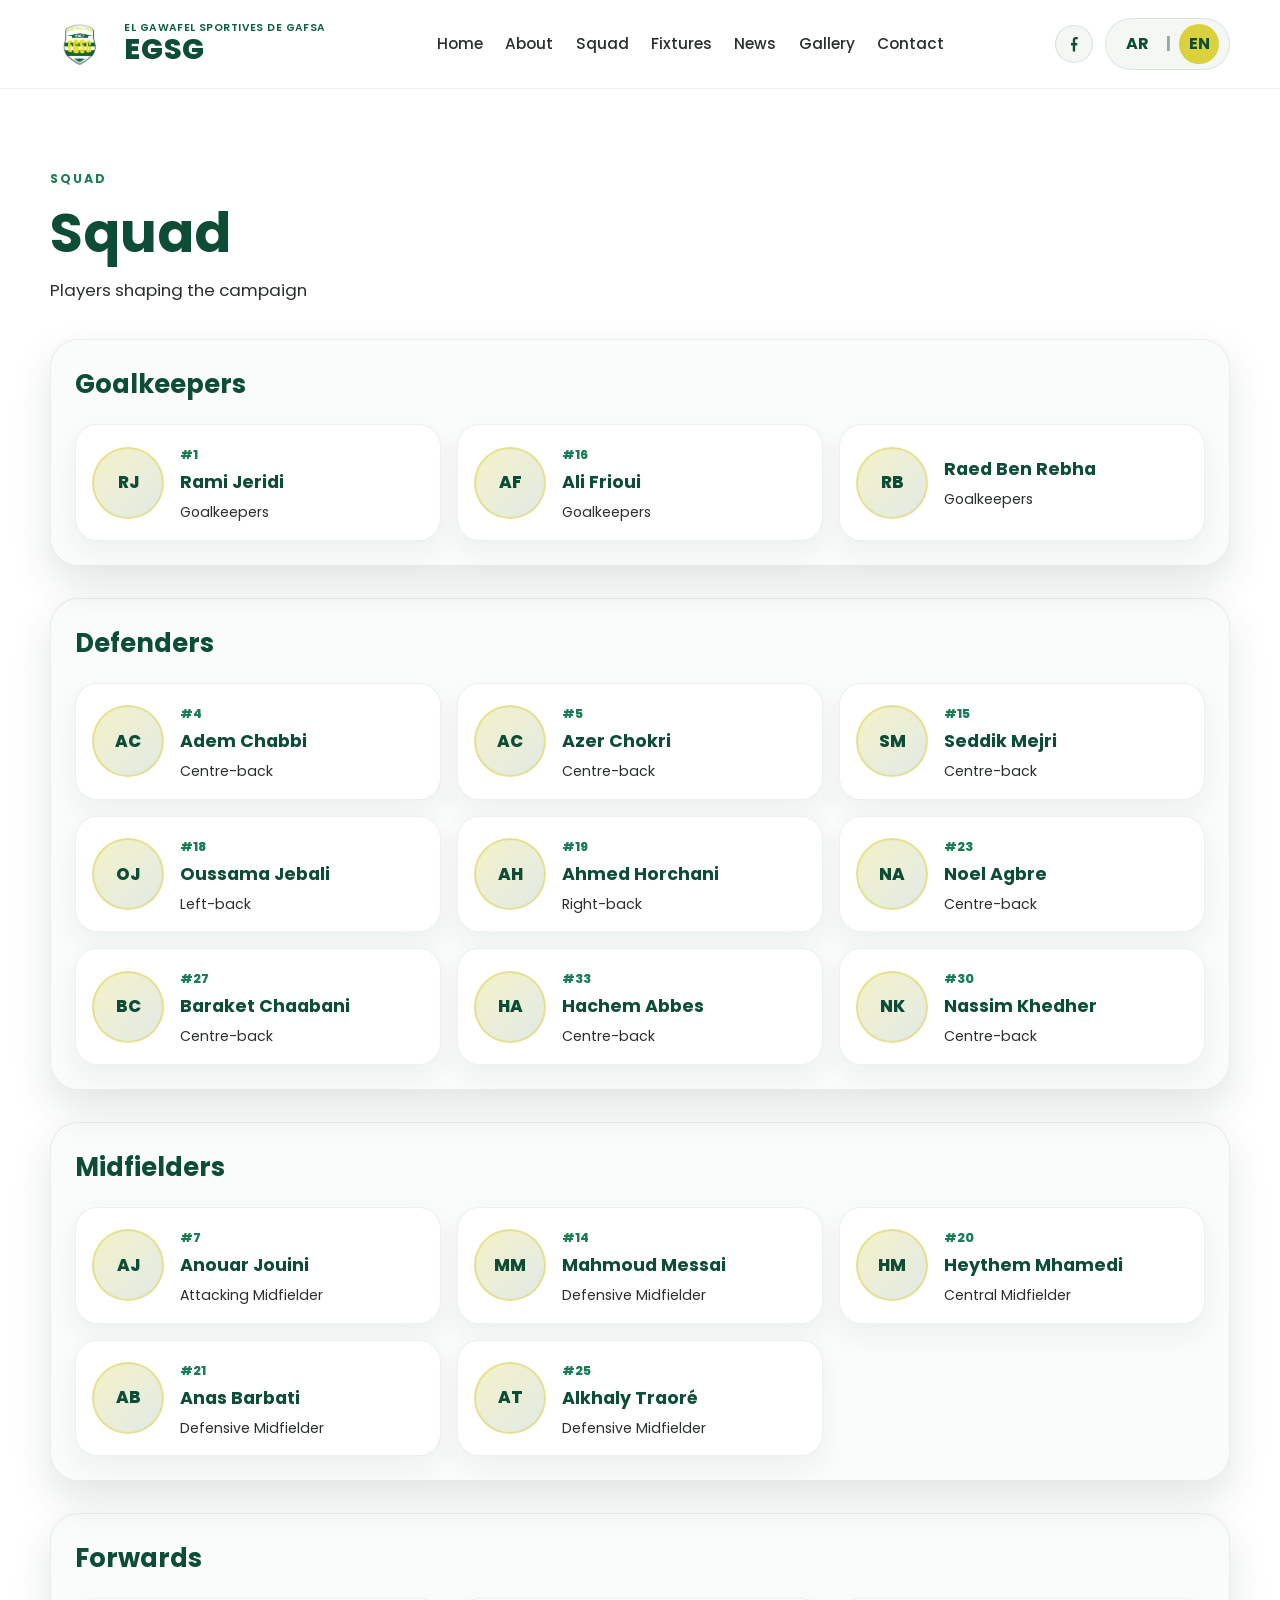
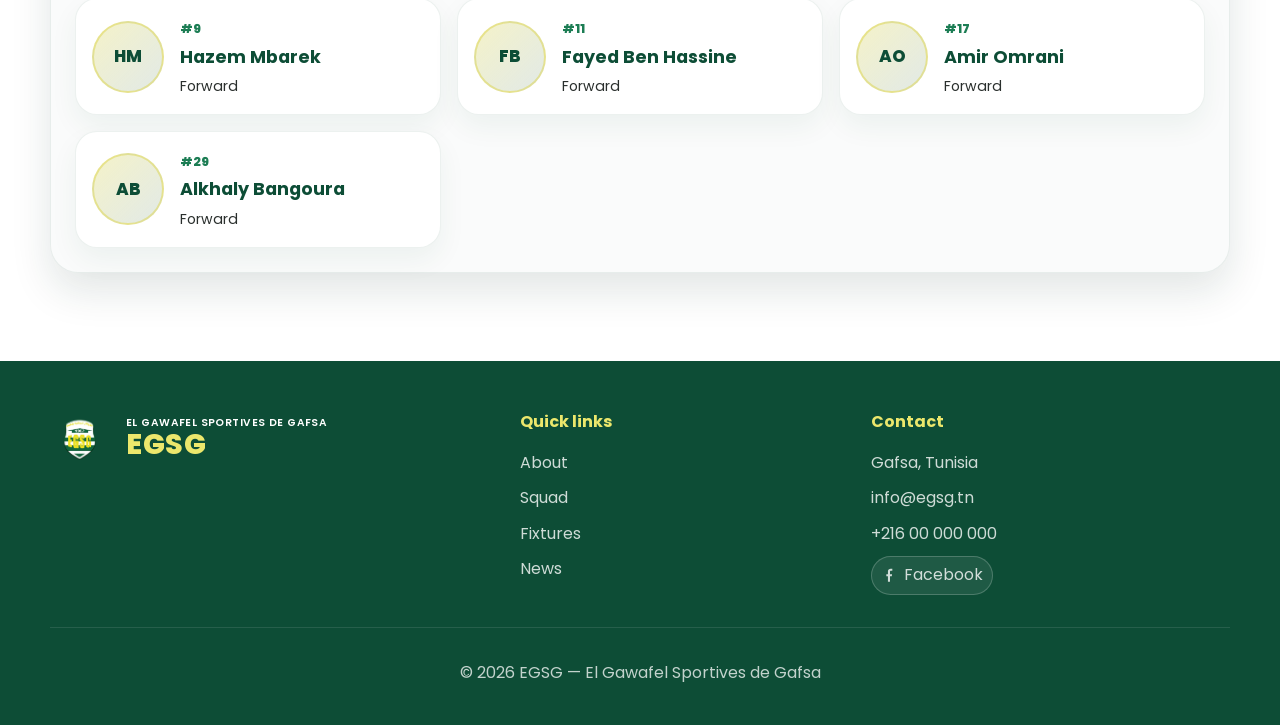
<file: squad.html>
<!DOCTYPE html>
<html lang="en">
  <head>
    <meta charset="UTF-8" />
    <meta name="viewport" content="width=device-width, initial-scale=1.0" />
    <meta
      name="description"
      content="Squad of El Gawafel Sportives de Gafsa (EGSG)."
    />
    <title>EGSG Squad | El Gawafel Sportives de Gafsa</title>
    <link rel="preconnect" href="https://fonts.googleapis.com" />
    <link rel="preconnect" href="https://fonts.gstatic.com" crossorigin />
    <link
      href="https://fonts.googleapis.com/css2?family=Poppins:wght@400;500;600;700;800&family=Tajawal:wght@400;500;700;800&display=swap"
      rel="stylesheet"
    />
    <link rel="stylesheet" href="css/style.css" />
  </head>
  <body>
    <header class="site-header">
      <div class="container header-inner">
        <a href="index.html#home" class="brand" aria-label="EGSG home page">
          <img src="images/Logo.webp" alt="EGSG official logo" class="brand-logo" />
          <div class="brand-text">
            <span class="brand-subtitle" data-i18n="clubTag">El Gawafel Sportives de Gafsa</span>
            <span class="brand-name">EGSG</span>
          </div>
        </a>

        <button class="nav-toggle" aria-label="Open menu" aria-expanded="false">
          <span></span>
          <span></span>
          <span></span>
        </button>

        <nav class="main-nav" aria-label="Main navigation">
          <a href="index.html#home" data-i18n="navHome">Home</a>
          <a href="index.html#about" data-i18n="navAbout">About</a>
          <a href="squad.html" data-i18n="navSquad">Squad</a>
          <a href="fixtures.html#all-fixtures" data-i18n="navFixtures">Fixtures</a>
          <a href="index.html#news" data-i18n="navNews">News</a>
          <a href="index.html#gallery" data-i18n="navGallery">Gallery</a>
          <a href="index.html#contact" data-i18n="navContact">Contact</a>
        </nav>

        <div class="header-actions">
          <a
            class="social-link social-link-header"
            href="https://www.facebook.com/EGSG.OFFICIELLE"
            target="_blank"
            rel="noopener noreferrer"
            aria-label="EGSG Facebook page"
          >
            <svg viewBox="0 0 24 24" aria-hidden="true" focusable="false">
              <path d="M13.5 22v-8h2.7l.4-3.2h-3.1V7.2c0-.9.3-1.6 1.6-1.6H17V2.6c-.3 0-1.3-.1-2.5-.1-2.4 0-4.1 1.5-4.1 4.2V10.8H8v3.2h2.4v8h3.1Z"/>
            </svg>
          </a>

          <div class="language-switcher" aria-label="Language switcher">
            <button class="lang-btn" data-lang="ar" type="button">AR</button>
            <span class="switch-divider">|</span>
            <button class="lang-btn active" data-lang="en" type="button">EN</button>
          </div>
        </div>
      </div>
    </header>

    <main>
      <section class="squad-page">
        <div class="container squad-header-block">
          <p class="eyebrow subdued" data-i18n="squadTitle">Squad</p>
          <h1 data-i18n="squadTitle">Squad</h1>
          <p class="squad-subtitle" data-i18n="squadSubtitle">Players shaping the campaign</p>
        </div>

        <div class="container squad-groups">
          <section class="squad-group" aria-labelledby="goalkeepers-title">
            <div class="group-heading">
              <h2 id="goalkeepers-title" data-i18n="squadGoalkeepers">Goalkeepers</h2>
            </div>
            <div class="player-grid">
              <article class="player-card">
                <div class="player-avatar">RJ</div>
                <div class="player-info">
                  <span class="player-number">#1</span>
                  <h3 data-i18n="playerRamiJeridi">Rami Jeridi</h3>
                  <p data-i18n="squadGoalkeepers">Goalkeeper</p>
                </div>
              </article>
              <article class="player-card">
                <div class="player-avatar">AF</div>
                <div class="player-info">
                  <span class="player-number">#16</span>
                  <h3 data-i18n="playerAliFrioui">Ali Frioui</h3>
                  <p data-i18n="squadGoalkeepers">Goalkeeper</p>
                </div>
              </article>
              <article class="player-card">
                <div class="player-avatar">RB</div>
                <div class="player-info">
                  <h3 data-i18n="playerRaedBenRebha">Raed Ben Rebha</h3>
                  <p data-i18n="squadGoalkeepers">Goalkeeper</p>
                </div>
              </article>
            </div>
          </section>

          <section class="squad-group" aria-labelledby="defenders-title">
            <div class="group-heading">
              <h2 id="defenders-title" data-i18n="squadDefenders">Defenders</h2>
            </div>
            <div class="player-grid">
              <article class="player-card">
                <div class="player-avatar">AC</div>
                <div class="player-info">
                  <span class="player-number">#4</span>
                  <h3 data-i18n="playerAdemChabbi">Adem Chabbi</h3>
                  <p data-i18n="posCentreBack">Centre-back</p>
                </div>
              </article>
              <article class="player-card">
                <div class="player-avatar">AC</div>
                <div class="player-info">
                  <span class="player-number">#5</span>
                  <h3 data-i18n="playerAzerChokri">Azer Chokri</h3>
                  <p data-i18n="posCentreBack">Centre-back</p>
                </div>
              </article>
              <article class="player-card">
                <div class="player-avatar">SM</div>
                <div class="player-info">
                  <span class="player-number">#15</span>
                  <h3 data-i18n="playerSeddikMejri">Seddik Mejri</h3>
                  <p data-i18n="posCentreBack">Centre-back</p>
                </div>
              </article>
              <article class="player-card">
                <div class="player-avatar">OJ</div>
                <div class="player-info">
                  <span class="player-number">#18</span>
                  <h3 data-i18n="playerOussamaJebali">Oussama Jebali</h3>
                  <p data-i18n="posLeftBack">Left-back</p>
                </div>
              </article>
              <article class="player-card">
                <div class="player-avatar">AH</div>
                <div class="player-info">
                  <span class="player-number">#19</span>
                  <h3 data-i18n="playerAhmedHorchani">Ahmed Horchani</h3>
                  <p data-i18n="posRightBack">Right-back</p>
                </div>
              </article>
              <article class="player-card">
                <div class="player-avatar">NA</div>
                <div class="player-info">
                  <span class="player-number">#23</span>
                  <h3 data-i18n="playerNoelAgbre">Noel Agbre</h3>
                  <p data-i18n="posCentreBack">Centre-back</p>
                </div>
              </article>
              <article class="player-card">
                <div class="player-avatar">BC</div>
                <div class="player-info">
                  <span class="player-number">#27</span>
                  <h3 data-i18n="playerBaraketChaabani">Baraket Chaabani</h3>
                  <p data-i18n="posCentreBack">Centre-back</p>
                </div>
              </article>
              <article class="player-card">
                <div class="player-avatar">HA</div>
                <div class="player-info">
                  <span class="player-number">#33</span>
                  <h3 data-i18n="playerHachemAbbes">Hachem Abbes</h3>
                  <p data-i18n="posCentreBack">Centre-back</p>
                </div>
              </article>
              <article class="player-card">
                <div class="player-avatar">NK</div>
                <div class="player-info">
                  <span class="player-number">#30</span>
                  <h3 data-i18n="playerNassimKhedher">Nassim Khedher</h3>
                  <p data-i18n="posCentreBack">Centre-back</p>
                </div>
              </article>
            </div>
          </section>

          <section class="squad-group" aria-labelledby="midfielders-title">
            <div class="group-heading">
              <h2 id="midfielders-title" data-i18n="squadMidfielders">Midfielders</h2>
            </div>
            <div class="player-grid">
              <article class="player-card">
                <div class="player-avatar">AJ</div>
                <div class="player-info">
                  <span class="player-number">#7</span>
                  <h3 data-i18n="playerAnouarJouini">Anouar Jouini</h3>
                  <p data-i18n="posAttackingMid">Attacking Midfielder</p>
                </div>
              </article>
              <article class="player-card">
                <div class="player-avatar">MM</div>
                <div class="player-info">
                  <span class="player-number">#14</span>
                  <h3 data-i18n="playerMahmoudMessai">Mahmoud Messai</h3>
                  <p data-i18n="posDefensiveMid">Defensive Midfielder</p>
                </div>
              </article>
              <article class="player-card">
                <div class="player-avatar">HM</div>
                <div class="player-info">
                  <span class="player-number">#20</span>
                  <h3 data-i18n="playerHeythemMhamedi">Heythem Mhamedi</h3>
                  <p data-i18n="posCentralMid">Central Midfielder</p>
                </div>
              </article>
              <article class="player-card">
                <div class="player-avatar">AB</div>
                <div class="player-info">
                  <span class="player-number">#21</span>
                  <h3 data-i18n="playerAnasBarbati">Anas Barbati</h3>
                  <p data-i18n="posDefensiveMid">Defensive Midfielder</p>
                </div>
              </article>
              <article class="player-card">
                <div class="player-avatar">AT</div>
                <div class="player-info">
                  <span class="player-number">#25</span>
                  <h3 data-i18n="playerAlkhalyTraore">Alkhaly Traoré</h3>
                  <p data-i18n="posDefensiveMid">Defensive Midfielder</p>
                </div>
              </article>
            </div>
          </section>

          <section class="squad-group" aria-labelledby="forwards-title">
            <div class="group-heading">
              <h2 id="forwards-title" data-i18n="squadForwards">Forwards</h2>
            </div>
            <div class="player-grid">
              <article class="player-card">
                <div class="player-avatar">HM</div>
                <div class="player-info">
                  <span class="player-number">#9</span>
                  <h3 data-i18n="playerHazemMbarek">Hazem Mbarek</h3>
                  <p data-i18n="posForward">Forward</p>
                </div>
              </article>
              <article class="player-card">
                <div class="player-avatar">FB</div>
                <div class="player-info">
                  <span class="player-number">#11</span>
                  <h3 data-i18n="playerFayedBenHassine">Fayed Ben Hassine</h3>
                  <p data-i18n="posForward">Forward</p>
                </div>
              </article>
              <article class="player-card">
                <div class="player-avatar">AO</div>
                <div class="player-info">
                  <span class="player-number">#17</span>
                  <h3 data-i18n="playerAmirOmrani">Amir Omrani</h3>
                  <p data-i18n="posForward">Forward</p>
                </div>
              </article>
              <article class="player-card">
                <div class="player-avatar">AB</div>
                <div class="player-info">
                  <span class="player-number">#29</span>
                  <h3 data-i18n="playerAlkhalyBangoura">Alkhaly Bangoura</h3>
                  <p data-i18n="posForward">Forward</p>
                </div>
              </article>
            </div>
          </section>
        </div>
      </section>
    </main>

    <footer class="site-footer" id="contact">
      <div class="container footer-grid">
        <div>
          <a href="index.html#home" class="brand footer-brand">
            <img src="images/Logo.webp" alt="EGSG logo" class="brand-logo" />
            <div class="brand-text">
              <span class="brand-subtitle" data-i18n="clubTag">El Gawafel Sportives de Gafsa</span>
              <span class="brand-name">EGSG</span>
            </div>
          </a>
        </div>

        <div>
          <h4 data-i18n="footerLinks">Quick links</h4>
          <ul>
            <li><a href="index.html#about" data-i18n="navAbout">About</a></li>
            <li><a href="squad.html" data-i18n="navSquad">Squad</a></li>
            <li><a href="fixtures.html#all-fixtures" data-i18n="navFixtures">Fixtures</a></li>
            <li><a href="index.html#news" data-i18n="navNews">News</a></li>
          </ul>
        </div>

        <div>
          <h4 data-i18n="footerContact">Contact</h4>
          <ul>
            <li>Gafsa, Tunisia</li>
            <li>info@egsg.tn</li>
            <li>+216 00 000 000</li>
            <li>
              <a
                class="social-link social-link-footer"
                href="https://www.facebook.com/EGSG.OFFICIELLE"
                target="_blank"
                rel="noopener noreferrer"
                aria-label="EGSG Facebook page"
              >
                <svg viewBox="0 0 24 24" aria-hidden="true" focusable="false">
                  <path d="M13.5 22v-8h2.7l.4-3.2h-3.1V7.2c0-.9.3-1.6 1.6-1.6H17V2.6c-.3 0-1.3-.1-2.5-.1-2.4 0-4.1 1.5-4.1 4.2V10.8H8v3.2h2.4v8h3.1Z"/>
                </svg>
                Facebook
              </a>
            </li>
          </ul>
        </div>
      </div>

      <div class="container footer-bottom">
        <p>© 2026 EGSG — El Gawafel Sportives de Gafsa</p>
      </div>
    </footer>

    <script src="js/main.js"></script>
  </body>
</html>
</file>
<file: css/style.css>
:root {
  --green-900: #0d4d36;
  --green-800: #0f5e3e;
  --green-700: #1c7d54;
  --green-600: #2c9a66;
  --yellow-500: #d9d13d;
  --yellow-400: #ece76c;
  --yellow-300: #f5ef9d;
  --black-900: #121a1a;
  --black-700: #2a2f2d;
  --gray-100: #f4f7f4;
  --gray-200: #e9efea;
  --white: #ffffff;
  --shadow: 0 18px 40px rgba(16, 50, 38, 0.12);
  --radius: 24px;
  --container: 1180px;
}

* {
  box-sizing: border-box;
}

html {
  scroll-behavior: smooth;
}

html[dir="rtl"] body {
  direction: rtl;
}

body {
  margin: 0;
  font-family: "Poppins", sans-serif;
  background: var(--white);
  color: var(--black-900);
  line-height: 1.6;
}

a {
  color: inherit;
  text-decoration: none;
}

img {
  max-width: 100%;
  display: block;
}

button {
  font: inherit;
  cursor: pointer;
}

.container {
  width: min(var(--container), calc(100% - 2rem));
  margin: 0 auto;
}

.site-header {
  position: sticky;
  top: 0;
  z-index: 20;
  backdrop-filter: blur(12px);
  background: rgba(255, 255, 255, 0.9);
  border-bottom: 1px solid rgba(13, 77, 54, 0.08);
}

.header-inner {
  display: flex;
  align-items: center;
  justify-content: space-between;
  min-height: 88px;
  gap: 1rem;
}

html[dir="rtl"] .header-inner {
  flex-direction: row-reverse;
}

html[dir="rtl"] .main-nav {
  direction: rtl;
}

html[dir="rtl"] .main-nav a::after {
  left: auto;
  right: 0;
  transform-origin: right;
}

html[dir="rtl"] .hero-actions,
html[dir="rtl"] .language-switcher,
html[dir="rtl"] .brand {
  direction: rtl;
}

html[dir="rtl"] .fixture-meta,
html[dir="rtl"] .footer-grid,
html[dir="rtl"] .body {
  text-align: right;
}

.brand {
  display: inline-flex;
  align-items: center;
  gap: 0.9rem;
  min-width: 0;
}

.brand-logo {
  width: 60px;
  height: 60px;
  object-fit: contain;
}

.brand-text {
  display: flex;
  flex-direction: column;
  line-height: 1.1;
}

.brand-subtitle {
  font-size: 0.66rem;
  font-weight: 600;
  color: var(--green-800);
  text-transform: uppercase;
  letter-spacing: 0.04em;
}

.brand-name {
  font-size: 1.8rem;
  font-weight: 800;
  color: var(--green-900);
  letter-spacing: 0.02em;
}

.main-nav {
  display: flex;
  align-items: center;
  gap: 1.4rem;
  font-size: 0.96rem;
  color: var(--black-700);
}

.main-nav a {
  position: relative;
  font-weight: 500;
  transition: color 0.2s ease;
}

.main-nav a::after {
  content: "";
  position: absolute;
  left: 0;
  bottom: -6px;
  width: 100%;
  height: 2px;
  background: var(--yellow-500);
  transform: scaleX(0);
  transform-origin: left;
  transition: transform 0.2s ease;
}

.main-nav a:hover::after,
.main-nav a:focus-visible::after {
  transform: scaleX(1);
}

.header-actions {
  display: flex;
  align-items: center;
  gap: 0.75rem;
}

.social-link {
  display: inline-flex;
  align-items: center;
  justify-content: center;
  width: 38px;
  height: 38px;
  border-radius: 50%;
  background: var(--gray-100);
  border: 1px solid rgba(13, 77, 54, 0.12);
  color: var(--green-900);
  transition: transform 0.2s ease, box-shadow 0.2s ease, background 0.2s ease;
}

.social-link:hover,
.social-link:focus-visible {
  transform: translateY(-1px);
  box-shadow: 0 8px 20px rgba(13, 77, 54, 0.12);
  background: rgba(217, 209, 61, 0.16);
}

.social-link svg {
  width: 18px;
  height: 18px;
  fill: currentColor;
}

.social-link-footer {
  width: auto;
  height: auto;
  padding: 0.35rem 0.55rem;
  border-radius: 999px;
  gap: 0.45rem;
  background: rgba(255, 255, 255, 0.08);
  border-color: rgba(255, 255, 255, 0.2);
  color: var(--white);
}

.social-link-footer:hover,
.social-link-footer:focus-visible {
  background: rgba(236, 231, 108, 0.18);
  box-shadow: 0 8px 20px rgba(0, 0, 0, 0.12);
}

.social-link-footer svg {
  width: 16px;
  height: 16px;
  fill: currentColor;
}

.language-switcher {
  display: inline-flex;
  align-items: center;
  gap: 0.5rem;
  padding: 0.32rem 0.6rem;
  border-radius: 999px;
  background: var(--gray-100);
  border: 1px solid rgba(13, 77, 54, 0.1);
}

.lang-btn {
  background: transparent;
  border: none;
  color: var(--green-900);
  font-weight: 700;
  padding: 0.45rem 0.6rem;
  border-radius: 999px;
  transition: all 0.2s ease;
}

.lang-btn.active {
  background: var(--yellow-500);
  color: var(--green-900);
}

.switch-divider {
  color: rgba(13, 77, 54, 0.45);
  font-weight: 700;
}

.nav-toggle {
  display: none;
  width: 44px;
  height: 44px;
  border: 1px solid rgba(13, 77, 54, 0.12);
  border-radius: 12px;
  background: var(--gray-100);
  padding: 0.7rem 0.65rem;
}

.nav-toggle span {
  display: block;
  width: 100%;
  height: 2px;
  background: var(--green-900);
  margin: 5px 0;
  border-radius: 2px;
}

.hero {
  position: relative;
  padding: 4rem 0 3rem;
  background: linear-gradient(135deg, rgba(13, 77, 54, 0.96), rgba(21, 145, 95, 0.9));
  overflow: hidden;
}

.hero::before {
  content: "";
  position: absolute;
  inset: 0;
  background: radial-gradient(circle at top right, rgba(236, 231, 108, 0.18), transparent 28%);
}

.hero-grid {
  position: relative;
  display: grid;
  grid-template-columns: 1.2fr 0.8fr;
  gap: 2.5rem;
  align-items: center;
}

.hero-content {
  color: var(--white);
}

.eyebrow {
  margin: 0 0 0.8rem;
  font-size: 0.78rem;
  letter-spacing: 0.16em;
  text-transform: uppercase;
  font-weight: 700;
  color: var(--yellow-400);
}

.eyebrow.subdued {
  color: var(--green-700);
}

.hero h1 {
  margin: 0;
  font-size: clamp(2.1rem, 3.3vw, 3.4rem);
  line-height: 1.12;
  letter-spacing: -0.04em;
  max-width: 620px;
  word-break: break-word;
  overflow-wrap: break-word;
}

html[dir="rtl"] .hero h1 {
  max-width: 640px;
  line-height: 1.35;
}

.hero-text {
  margin-top: 1rem;
  max-width: 620px;
  font-size: 1.05rem;
  color: rgba(255, 255, 255, 0.8);
}

.hero-actions {
  display: flex;
  flex-wrap: wrap;
  gap: 1rem;
  margin-top: 2rem;
}

.btn {
  display: inline-flex;
  align-items: center;
  justify-content: center;
  min-height: 52px;
  padding: 0.9rem 1.5rem;
  border-radius: 999px;
  font-weight: 700;
  transition: transform 0.2s ease, box-shadow 0.2s ease;
}

.btn:hover {
  transform: translateY(-1px);
}

.btn-primary {
  background: var(--yellow-500);
  color: var(--green-900);
  box-shadow: 0 12px 28px rgba(217, 209, 61, 0.26);
}

.btn-secondary {
  background: transparent;
  border: 1px solid rgba(255, 255, 255, 0.4);
  color: var(--white);
}

.hero-stats {
  display: grid;
  grid-template-columns: repeat(3, minmax(110px, 1fr));
  gap: 1rem;
  margin-top: 2.2rem;
  max-width: 480px;
}

.stat-item {
  background: rgba(255, 255, 255, 0.08);
  border: 1px solid rgba(255, 255, 255, 0.12);
  border-radius: 18px;
  padding: 1rem 0.75rem;
  text-align: center;
}

.stat-item strong {
  display: block;
  font-size: 1.5rem;
  color: var(--yellow-400);
}

.stat-item span {
  font-size: 0.8rem;
  color: rgba(255, 255, 255, 0.8);
}

.hero-panel {
  display: flex;
  justify-content: center;
}

.match-card {
  width: min(100%, 400px);
  background: rgba(255, 255, 255, 0.08);
  backdrop-filter: blur(8px);
  border: 1px solid rgba(255, 255, 255, 0.14);
  border-radius: 28px;
  padding: 1.5rem;
  box-shadow: var(--shadow);
  color: var(--white);
}

.match-header {
  display: flex;
  align-items: center;
  justify-content: space-between;
  gap: 1rem;
  margin-bottom: 1.5rem;
}

.badge {
  display: inline-flex;
  align-items: center;
  justify-content: center;
  padding: 0.5rem 0.8rem;
  border-radius: 999px;
  background: var(--yellow-500);
  color: var(--green-900);
  font-weight: 700;
  font-size: 0.74rem;
  text-transform: uppercase;
}

.match-date {
  color: rgba(255, 255, 255, 0.8);
  font-weight: 600;
}

.club-lineup {
  display: grid;
  grid-template-columns: 1fr auto 1fr;
  align-items: center;
  gap: 1rem;
  margin: 1.5rem 0;
}

.team {
  display: flex;
  flex-direction: column;
  align-items: center;
  gap: 0.45rem;
  text-align: center;
}

.team-mark {
  display: grid;
  place-items: center;
  width: 96px;
  height: 96px;
  border-radius: 50%;
  background: var(--yellow-500);
  color: var(--green-900);
  font-weight: 800;
  font-size: 1.2rem;
  box-shadow: inset 0 0 0 6px rgba(12, 77, 54, 0.15);
}

.team-mark.alt {
  background: var(--white);
  color: var(--green-900);
}

.team small {
  opacity: 0.8;
}

.vs {
  font-size: 1.2rem;
  font-weight: 800;
  color: var(--yellow-400);
}

.stadium {
  display: flex;
  flex-direction: column;
  gap: 0.25rem;
  padding-top: 1rem;
  border-top: 1px solid rgba(255, 255, 255, 0.14);
}

.stadium-label {
  color: rgba(255, 255, 255, 0.7);
  font-size: 0.78rem;
  letter-spacing: 0.06em;
  text-transform: uppercase;
}

.highlights,
.fixtures,
.news,
.gallery-strip {
  padding: 5.5rem 0;
}

.section-heading {
  margin-bottom: 2rem;
}

.section-heading h2 {
  margin: 0;
  font-size: clamp(2rem, 4vw, 2.8rem);
  color: var(--green-900);
  line-height: 1.2;
}

.section-heading.split {
  display: flex;
  align-items: end;
  justify-content: space-between;
  gap: 1rem;
}

.view-link {
  display: inline-flex;
  align-items: center;
  color: var(--green-700);
  font-weight: 700;
}

.cards-grid {
  display: grid;
  grid-template-columns: repeat(3, minmax(0, 1fr));
  gap: 1.5rem;
}

.info-card {
  background: var(--white);
  border: 1px solid rgba(13, 77, 54, 0.08);
  border-radius: var(--radius);
  box-shadow: var(--shadow);
  padding: 2rem 1.5rem;
}

.card-icon {
  width: 64px;
  height: 64px;
  display: grid;
  place-items: center;
  background: linear-gradient(135deg, rgba(217, 209, 61, 0.18), rgba(12, 77, 54, 0.1));
  border-radius: 18px;
  font-size: 2rem;
  margin-bottom: 1rem;
}

.info-card h3 {
  margin: 0 0 0.8rem;
  color: var(--green-900);
  font-size: 1.4rem;
}

.info-card p {
  margin: 0;
  color: var(--black-700);
}

.fixtures-list {
  display: grid;
  gap: 1rem;
}

.fixtures-page {
  padding: 5.5rem 0;
}

.fixtures-list-page {
  margin-top: 2rem;
}

.fixture-card-grid {
  display: grid;
  grid-template-columns: repeat(3, minmax(0, 1fr));
  gap: 1.4rem;
}

.match-card-panel {
  display: flex;
  flex-direction: column;
  background: var(--white);
  border: 1px solid rgba(13, 77, 54, 0.08);
  border-radius: 28px;
  box-shadow: 0 18px 42px rgba(13, 77, 54, 0.12), 0 6px 18px rgba(13, 77, 54, 0.08);
  overflow: hidden;
  transition: transform 0.25s ease, box-shadow 0.25s ease;
}

.match-card-panel:hover {
  transform: translateY(-5px);
  box-shadow: 0 26px 58px rgba(13, 77, 54, 0.14), 0 10px 22px rgba(13, 77, 54, 0.08);
}

.match-top {
  display: grid;
  grid-template-columns: 1fr auto 1fr;
  align-items: center;
  gap: 0.8rem;
  background: linear-gradient(180deg, #0b3f2d 0%, #0d4d36 100%);
  padding: 1.4rem 1.1rem 1.2rem;
  position: relative;
}

.match-top::after {
  content: "";
  position: absolute;
  inset: 0;
  background: linear-gradient(135deg, rgba(236, 231, 108, 0.12), transparent 52%);
  pointer-events: none;
}

.team-side,
.match-center {
  position: relative;
  z-index: 1;
}

.team-side {
  display: flex;
  flex-direction: column;
  align-items: center;
  gap: 0.55rem;
  text-align: center;
}

.team-badge {
  position: relative;
  display: grid;
  place-items: center;
  width: 82px;
  height: 82px;
  border-radius: 50%;
  font-weight: 800;
  font-size: 0.96rem;
  letter-spacing: 0.04em;
  border: 3px solid rgba(255, 255, 255, 0.7);
  box-shadow: inset 0 0 0 8px rgba(255, 255, 255, 0.08), 0 12px 20px rgba(3, 25, 18, 0.2);
}

.team-badge::before {
  content: "";
  position: absolute;
  inset: 7px;
  border-radius: 50%;
  border: 1px solid rgba(255, 255, 255, 0.18);
}

.team-badge-green {
  background: radial-gradient(circle at 35% 30%, #1b8558, #0d4d36 62%);
  color: var(--white);
}

.team-badge-light {
  background: radial-gradient(circle at 35% 30%, #f9f3a5, #d9d13d 58%);
  color: var(--green-900);
}

.team-name {
  font-size: 0.8rem;
  font-weight: 800;
  color: rgba(255, 255, 255, 0.96);
  letter-spacing: 0.08em;
  text-transform: uppercase;
}

.team-position {
  font-size: 0.7rem;
  font-weight: 700;
  color: rgba(236, 231, 108, 0.85);
  letter-spacing: 0.12em;
  text-transform: uppercase;
}

.match-center {
  display: flex;
  flex-direction: column;
  align-items: center;
  gap: 0.45rem;
  color: var(--white);
}

.match-vs {
  font-size: 0.82rem;
  font-weight: 800;
  letter-spacing: 0.18em;
  color: rgba(236, 231, 108, 0.9);
}

.match-kickoff {
  font-size: 0.74rem;
  font-weight: 600;
  letter-spacing: 0.06em;
  color: rgba(255, 255, 255, 0.8);
  text-transform: uppercase;
}

.match-bottom {
  display: flex;
  flex-direction: column;
  gap: 0.8rem;
  background: var(--white);
  padding: 1rem 1.1rem 1.1rem;
}

.match-competition-row {
  display: flex;
  align-items: center;
  justify-content: space-between;
  gap: 0.5rem;
}

.match-competition {
  display: inline-flex;
  justify-content: center;
  padding: 0.4rem 0.7rem;
  border-radius: 999px;
  background: rgba(217, 209, 61, 0.16);
  border: 1px solid rgba(13, 77, 54, 0.08);
  color: var(--green-900);
  font-size: 0.68rem;
  font-weight: 800;
  letter-spacing: 0.09em;
  text-transform: uppercase;
}

.match-details {
  display: flex;
  flex-direction: column;
  gap: 0.4rem;
}

.match-date-time {
  color: var(--green-900);
  font-weight: 700;
  font-size: 0.92rem;
}

.stadium-label {
  display: inline-block;
  color: var(--black-700);
  font-weight: 700;
  font-size: 0.82rem;
}

.squad-page {
  padding: 5rem 0 5.5rem;
}

.squad-header-block {
  margin-bottom: 2.2rem;
}

.squad-header-block h1 {
  margin: 0;
  font-size: clamp(2.2rem, 5vw, 3.4rem);
  line-height: 1.15;
  color: var(--green-900);
}

.squad-subtitle {
  margin: 0.8rem 0 0;
  font-size: 1.05rem;
  color: var(--black-700);
}

.squad-groups {
  display: grid;
  gap: 2rem;
}

.squad-group {
  background: rgba(13, 77, 54, 0.02);
  border: 1px solid rgba(13, 77, 54, 0.08);
  border-radius: 28px;
  padding: 1.5rem;
  box-shadow: var(--shadow);
}

.group-heading h2 {
  margin: 0 0 1.2rem;
  font-size: clamp(1.5rem, 2vw, 2rem);
  color: var(--green-900);
}

.player-grid {
  display: grid;
  grid-template-columns: repeat(3, minmax(0, 1fr));
  gap: 1rem;
}

.player-card {
  display: flex;
  align-items: center;
  gap: 1rem;
  background: var(--white);
  border: 1px solid rgba(13, 77, 54, 0.08);
  border-radius: 22px;
  padding: 1rem;
  box-shadow: 0 12px 28px rgba(13, 77, 54, 0.06);
}

.player-avatar {
  display: grid;
  place-items: center;
  width: 72px;
  height: 72px;
  border-radius: 50%;
  background: linear-gradient(135deg, rgba(217, 209, 61, 0.28), rgba(13, 77, 54, 0.12));
  color: var(--green-900);
  font-weight: 800;
  font-size: 1.05rem;
  border: 2px solid rgba(217, 209, 61, 0.45);
}

.player-info {
  min-width: 0;
}

.player-number {
  display: inline-block;
  margin-bottom: 0.2rem;
  color: var(--green-700);
  font-weight: 800;
  font-size: 0.78rem;
}

.player-info h3 {
  margin: 0;
  color: var(--green-900);
  font-size: 1.1rem;
}

.player-info p {
  margin: 0.3rem 0 0;
  color: var(--black-700);
  font-size: 0.88rem;
}

.fixture-date {
  display: flex;
  flex-direction: column;
  align-items: center;
  justify-content: center;
  width: 88px;
  height: 88px;
  border-radius: 20px;
  background: var(--green-900);
  color: var(--white);
}

.fixture-date strong {
  font-size: 1.8rem;
  line-height: 1;
}

.fixture-date span {
  font-size: 0.8rem;
  letter-spacing: 0.08em;
  text-transform: uppercase;
  color: rgba(255, 255, 255, 0.8);
}

.fixture-teams {
  display: flex;
  align-items: center;
  justify-content: flex-start;
  gap: 0.9rem;
  font-weight: 700;
  color: var(--green-900);
}

.fixture-teams small {
  color: var(--yellow-500);
  font-weight: 800;
}

.fixture-meta {
  text-align: right;
  color: var(--black-700);
}

.fixture-meta span {
  display: block;
  font-size: 0.8rem;
  text-transform: uppercase;
  letter-spacing: 0.06em;
  color: var(--green-700);
}

.news-grid {
  display: grid;
  grid-template-columns: repeat(3, minmax(0, 1fr));
  gap: 1.5rem;
}

.news-card {
  overflow: hidden;
  background: var(--white);
  border: 1px solid rgba(13, 77, 54, 0.08);
  border-radius: 24px;
  box-shadow: var(--shadow);
}

.news-image {
  min-height: 220px;
  background-size: cover;
  background-position: center;
}

.image-one {
  background:
    linear-gradient(135deg, rgba(13, 77, 54, 0.55), rgba(13, 77, 54, 0.2)),
    radial-gradient(circle at 20% 20%, rgba(236, 231, 108, 0.28), transparent 28%),
    linear-gradient(135deg, #1c7d54, #0d4d36);
}

.image-two {
  background:
    linear-gradient(135deg, rgba(217, 209, 61, 0.42), rgba(13, 77, 54, 0.38)),
    radial-gradient(circle at 75% 25%, rgba(255, 255, 255, 0.18), transparent 25%),
    linear-gradient(135deg, #d9d13d, #0f5e3e);
}

.image-three {
  background:
    linear-gradient(135deg, rgba(13, 77, 54, 0.48), rgba(13, 77, 54, 0.26)),
    radial-gradient(circle at 50% 35%, rgba(236, 231, 108, 0.26), transparent 24%),
    linear-gradient(135deg, #1d6f4a, #0d4d36);
}

.news-body {
  padding: 1.5rem;
}

.news-tag {
  display: inline-flex;
  background: rgba(217, 209, 61, 0.2);
  border-radius: 999px;
  color: var(--green-900);
  font-size: 0.72rem;
  font-weight: 700;
  letter-spacing: 0.08em;
  padding: 0.45rem 0.7rem;
  text-transform: uppercase;
}

.news-body h3 {
  margin: 1rem 0 0.75rem;
  font-size: 1.4rem;
  color: var(--green-900);
  line-height: 1.35;
}

.news-body p {
  margin: 0;
  color: var(--black-700);
}

.gallery-grid {
  display: grid;
  grid-template-columns: 1.2fr 1fr 1fr;
  gap: 1rem;
}

.gallery-item {
  min-height: 220px;
  border-radius: 24px;
  background:
    linear-gradient(135deg, rgba(13, 77, 54, 0.2), rgba(13, 77, 54, 0.72)),
    radial-gradient(circle at 20% 20%, rgba(236, 231, 108, 0.26), transparent 18%),
    linear-gradient(135deg, #0d4d36, #1c7d54);
  box-shadow: var(--shadow);
}

.gallery-item.tall {
  min-height: 440px;
  grid-row: span 2;
  background:
    linear-gradient(135deg, rgba(13, 77, 54, 0.3), rgba(13, 77, 54, 0.8)),
    radial-gradient(circle at 50% 20%, rgba(217, 209, 61, 0.2), transparent 20%),
    linear-gradient(135deg, #0b3c2d, #2c9a66);
}

.gallery-item.wide {
  grid-column: span 2;
  background:
    linear-gradient(135deg, rgba(217, 209, 61, 0.2), rgba(13, 77, 54, 0.78)),
    radial-gradient(circle at 30% 25%, rgba(255, 255, 255, 0.18), transparent 22%),
    linear-gradient(135deg, #1d6f4a, #083a2d);
}

.site-footer {
  background: var(--green-900);
  color: var(--white);
  padding-top: 3rem;
}

.site-footer .brand-subtitle,
.site-footer .brand-name {
  color: var(--white) !important;
}

.site-footer .brand-name {
  color: var(--yellow-400) !important;
}

.site-footer .brand-text {
  color: var(--white);
}

.footer-grid {
  display: grid;
  grid-template-columns: 1.1fr 0.8fr 0.9fr;
  gap: 2rem;
  padding-bottom: 2rem;
}

.footer-brand {
  display: inline-flex;
  align-items: center;
  gap: 1rem;
}

.site-footer h4 {
  margin: 0 0 1rem;
  color: var(--yellow-400);
  font-size: 1rem;
}

.site-footer ul {
  list-style: none;
  margin: 0;
  padding: 0;
  display: flex;
  flex-direction: column;
  gap: 0.6rem;
  color: rgba(255, 255, 255, 0.8);
}

.site-footer a {
  color: rgba(255, 255, 255, 0.8);
}

.footer-bottom {
  border-top: 1px solid rgba(255, 255, 255, 0.1);
  padding: 1rem 0 1.5rem;
  color: rgba(255, 255, 255, 0.75);
  text-align: center;
}

@media (max-width: 980px) {
  .main-nav {
    position: absolute;
    top: 100%;
    left: 1rem;
    right: 1rem;
    display: none;
    flex-direction: column;
    align-items: flex-start;
    gap: 1rem;
    padding: 1rem 1.2rem;
    border-radius: 18px;
    background: var(--white);
    box-shadow: var(--shadow);
    border: 1px solid rgba(13, 77, 54, 0.08);
  }

  .main-nav.open {
    display: flex;
  }

  .nav-toggle {
    display: block;
  }

  .fixture-card-grid {
    grid-template-columns: repeat(2, minmax(0, 1fr));
  }

  .player-grid {
    grid-template-columns: repeat(2, minmax(0, 1fr));
  }

  .hero-grid,
  .cards-grid,
  .news-grid,
  .footer-grid {
    grid-template-columns: 1fr;
  }

  .match-card-panel {
    grid-template-columns: 96px 1fr;
  }

  .team-badge {
    width: 62px;
    height: 62px;
  }

  .fixture-meta {
    text-align: left;
  }
}

@media (max-width: 640px) {
  .header-inner {
    min-height: 76px;
  }

  .brand-subtitle {
    font-size: 0.54rem;
  }

  .brand-name {
    font-size: 1.4rem;
  }

  .brand-logo {
    width: 46px;
    height: 46px;
  }

  .hero {
    padding-top: 3rem;
  }

  .hero h1 {
    font-size: clamp(1.8rem, 7vw, 2.5rem);
    line-height: 1.25;
  }

  .hero-stats {
    grid-template-columns: 1fr;
  }

  .hero-actions {
    flex-direction: column;
    align-items: stretch;
  }

  .btn {
    width: 100%;
  }

  .fixture-card-grid {
    grid-template-columns: 1fr;
  }

  .match-card-panel {
    grid-template-columns: 80px 1fr;
  }

  .match-content {
    padding-right: 0.8rem;
  }

  .teams-row {
    gap: 0.45rem;
  }

  .team-badge {
    width: 58px;
    height: 58px;
    font-size: 0.78rem;
  }

  .gallery-grid {
    grid-template-columns: 1fr;
  }

  .gallery-item.tall,
  .gallery-item.wide {
    grid-column: auto;
    grid-row: auto;
    min-height: 240px;
  }
}

.standings-table-wrap {
  margin-top: 3rem;
  overflow-x: auto;
  background: var(--white);
  border: 1px solid rgba(13, 77, 54, 0.08);
  border-radius: var(--radius);
  box-shadow: var(--shadow);
}

.standings-table {
  width: 100%;
  border-collapse: collapse;
  min-width: 560px;
  font-size: 0.92rem;
}

.standings-table th,
.standings-table td {
  padding: 0.85rem 1rem;
  text-align: center;
  border-bottom: 1px solid rgba(13, 77, 54, 0.08);
}

.standings-table th {
  background: rgba(13, 77, 54, 0.04);
  color: var(--green-900);
  font-size: 0.72rem;
  text-transform: uppercase;
  letter-spacing: 0.06em;
}

.standings-table td:nth-child(2) {
  text-align: left;
  font-weight: 600;
  color: var(--green-900);
}

.standings-row-highlight td {
  background: rgba(217, 209, 61, 0.16);
}

html[dir="rtl"] .standings-table td:nth-child(2) {
  text-align: right;
}

html {
  -webkit-text-size-adjust: 100%;
}

h1,
h2,
h3,
p,
.team-name,
.player-info h3 {
  overflow-wrap: break-word;
}

html[lang="ar"] body,
html[lang="ar"] button {
  font-family: "Tajawal", "Poppins", sans-serif;
}

@media (hover: none) {
  .btn,
  .match-card-panel,
  .social-link {
    transform: none;
  }
}

@media (max-width: 980px) {
  .header-inner {
    gap: 0.5rem;
  }

  .brand {
    flex: 1;
    min-width: 0;
  }

  .main-nav {
    gap: 0;
    padding: 0.4rem 0.75rem;
    max-height: calc(100vh - 110px);
    overflow-y: auto;
  }

  .main-nav a {
    display: block;
    width: 100%;
    padding: 0.95rem 0.5rem;
    font-size: 1rem;
    border-bottom: 1px solid rgba(13, 77, 54, 0.08);
  }

  .main-nav a:last-child {
    border-bottom: none;
  }

  .main-nav a::after {
    display: none;
  }
}

@media (max-width: 640px) {
  .container {
    width: calc(100% - 1.5rem);
  }

  .header-inner {
    min-height: 68px;
  }

  .social-link-header {
    display: none;
  }

  .brand-subtitle {
    display: block;
    white-space: nowrap;
    overflow: hidden;
    text-overflow: ellipsis;
  }

  .lang-btn {
    min-width: 38px;
    min-height: 40px;
  }

  .language-switcher {
    padding: 0.2rem 0.4rem;
  }

  .nav-toggle {
    flex-shrink: 0;
  }

  .highlights,
  .fixtures,
  .news,
  .gallery-strip,
  .fixtures-page,
  .squad-page {
    padding: 3rem 0;
  }

  .section-heading {
    margin-bottom: 1.25rem;
  }

  .section-heading h2 {
    font-size: 1.6rem;
  }

  .section-heading.split {
    flex-direction: column;
    align-items: flex-start;
  }

  .hero {
    padding: 2rem 0 2.25rem;
  }

  .hero-stats {
    grid-template-columns: repeat(3, 1fr);
    padding: 0.2rem 0;
    gap: 0.5rem;
  }

  .stat-item {
    padding: 0.7rem 0.45rem;
  }

  .stat-item strong {
    font-size: 1.15rem;
  }

  .stat-item span {
    font-size: 0.72rem;
  }

  .btn {
    min-height: 48px;
  }

  .match-card {
    padding: 1.1rem;
  }

  .team-mark {
    width: 72px;
    height: 72px;
  }

  .cards-grid,
  .news-grid,
  .fixture-card-grid {
    gap: 1rem;
  }

  .info-card {
    padding: 1.25rem 1rem;
  }

  .news-body {
    padding: 1.15rem;
  }

  .news-image {
    min-height: 170px;
  }

  .match-top {
    padding: 1.1rem 0.75rem;
    gap: 0.5rem;
  }

  .team-side {
    min-width: 0;
  }

  .team-name {
    font-size: 0.72rem;
  }

  .match-kickoff {
    text-align: center;
    font-size: 0.68rem;
  }

  .player-grid {
    grid-template-columns: 1fr;
  }

  .squad-group {
    padding: 1rem;
  }

  .player-avatar {
    width: 56px;
    height: 56px;
    flex-shrink: 0;
  }

  .player-card {
    padding: 0.8rem;
  }

  .standings-table {
    min-width: 480px;
    font-size: 0.85rem;
  }

  .standings-table th,
  .standings-table td {
    padding: 0.7rem 0.75rem;
  }

  .site-footer {
    padding-top: 2.2rem;
  }

  .footer-grid {
    gap: 1rem;
  }

  .social-link-footer {
    min-width: 44px;
    min-height: 44px;
    padding: 0.6rem 0.8rem;
  }
}

@media (max-width: 380px) {
  .brand-logo {
    width: 40px;
    height: 40px;
  }

  .brand-name {
    font-size: 1.25rem;
  }

  .hero h1 {
    font-size: 1.7rem;
  }

  .team-badge {
    width: 52px;
    height: 52px;
  }
}
</file>
